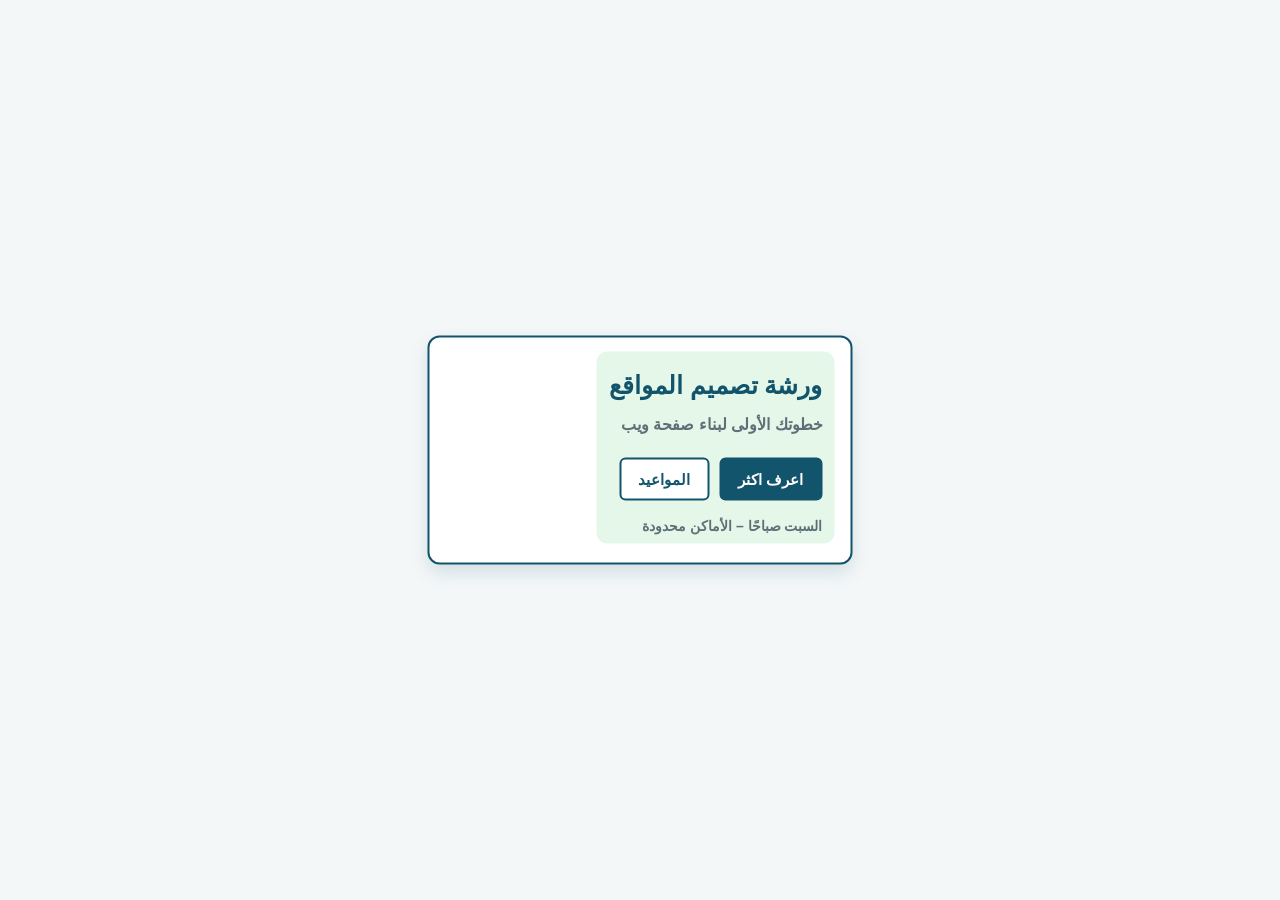
<file: session7/assignment-1/index.html>
<!DOCTYPE html>
<html lang="ar" dir="rtl">

<head>
    <meta charset="UTF-8">
    <title>ورشة تصميم الموقع|coderz</title>
    <link rel="stylesheet" href="styles.css">
</head>

<body>

    <main class="workshop-card">
        <span class="booking-badge">
            <h1>ورشة تصميم المواقع</h1>
            <p class="description">خطوتك الأولى لبناء صفحة ويب</p>
            <div class="buttons">
                <button class="button button-primary" type="button">اعرف اكثر</button>
                <button class="button button-secondary" type="button">المواعيد</button>
            </div>
            <p class="note"> السبت صباحًا – الأماكن محدودة</p>
        </span>
    </main>
</body>

</html>
</file>
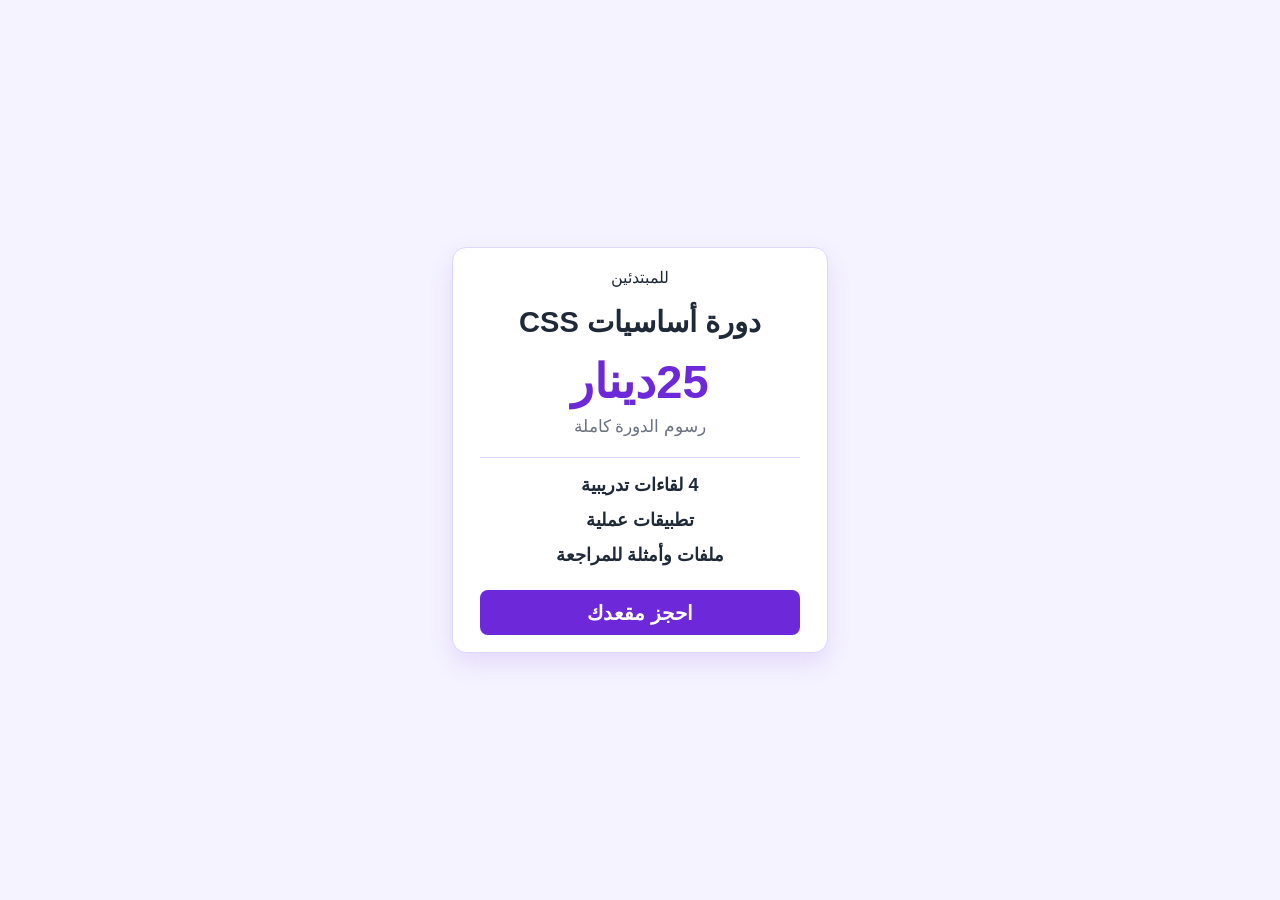
<file: session7/assignment-2/index.html>
<!DOCTYPE html>
<html lang="ar" dir="rtl">

<head>
    <meta charset="UTF-8">
    <title>دورة أساسيات CSS | coderz</title>
    <link rel="stylesheet" href="styles.css">
</head>

<body>
    <main class="page">
        <div class="page-center">
            <article class="course-card">
                <span class="buge">للمبتدئين </span>
                <h1>دورة أساسيات CSS</h1>
                <p class="price">25دينار</p>
                <p class="price-caption">رسوم الدورة كاملة</p>
                <hr class="divider">
                <ul class="course-details">
                    <li>4 لقاءات تدريبية</li>
                    <li>تطبيقات عملية</li>
                    <li>ملفات وأمثلة للمراجعة</li>
                </ul>
                <button class="book-button" type="button">احجز مقعدك</button>

            </article>
        </div>
    </main>
</body>

</html>
</file>
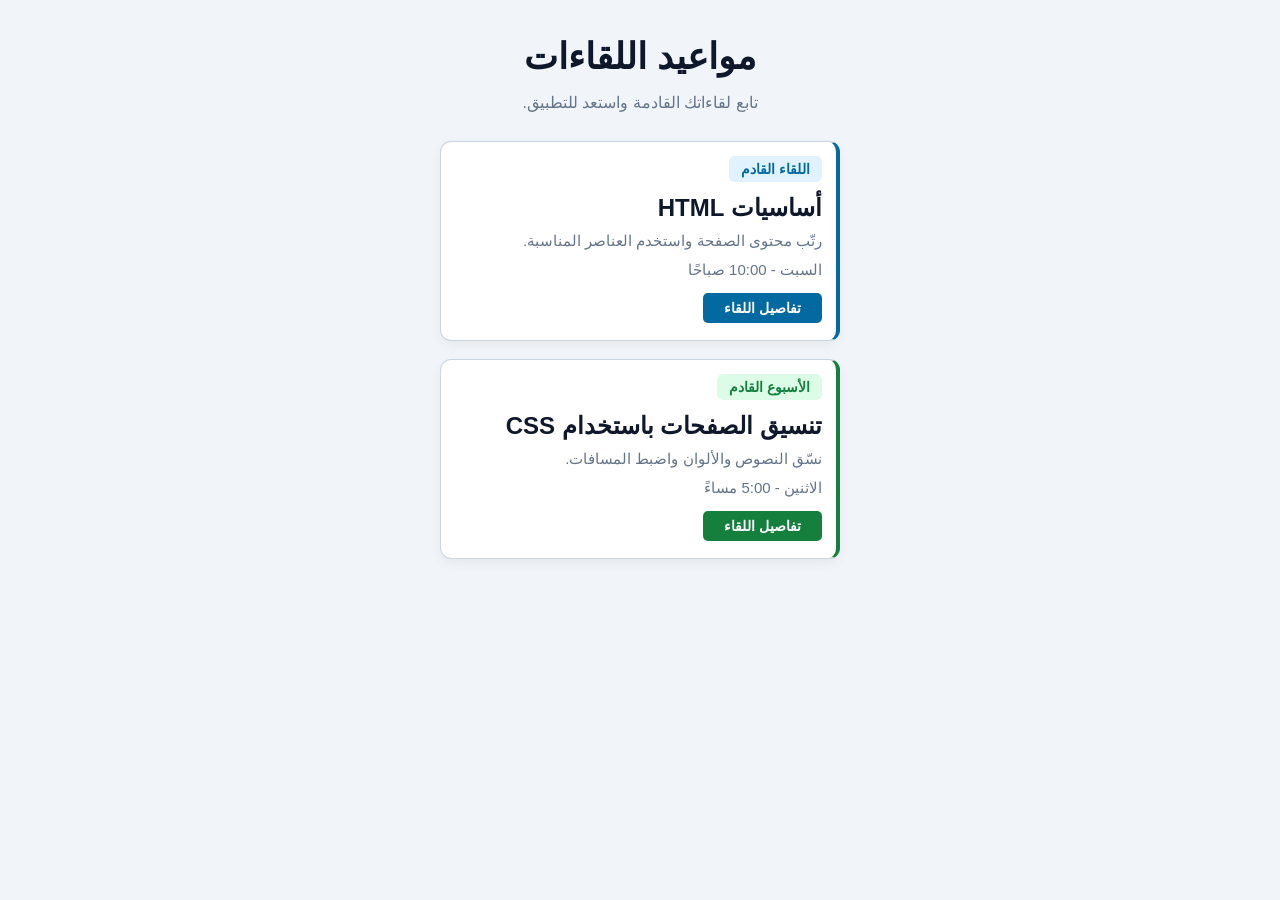
<file: session7/assignment-3/index.html>
<!DOCTYPE html>
<html lang="ar" dir="rtl">

<head>
    <meta charset="UTF-8">
    <title>مواعيد اللقاءات | coderz</title>
    <link rel="stylesheet" href="styles.css">
</head>

<body>

    <main class="schedule-page">
        <header class="page-header">
            <h1>مواعيد اللقاءات</h1>
            <p>تابع لقاءاتك القادمة واستعد للتطبيق.</p>
        </header>

        <section class="meetings">

            <article class="meeting-card meeting-card--blue">
                <span class="meeting-badge">اللقاء القادم</span>

                <h2>أساسيات HTML</h2>

                <p class="meeting-description">
                    رتّب محتوى الصفحة واستخدم العناصر المناسبة.
                </p>

                <p class="meeting-time">
                    السبت - 10:00 صباحًا
                </p>

                <button class="meeting-button" type="button">
                    تفاصيل اللقاء
                </button>
            </article>

            <article class="meeting-card meeting-card--green">
                <span class="meeting-badge">الأسبوع القادم</span>

                <h2>تنسيق الصفحات باستخدام CSS</h2>

                <p class="meeting-description">
                    نسّق النصوص والألوان واضبط المسافات.
                </p>

                <p class="meeting-time">
                    الاثنين - 5:00 مساءً
                </p>

                <button class="meeting-button" type="button">
                    تفاصيل اللقاء
                </button>
            </article>

        </section>
    </main>

</body>

</html>
</file>
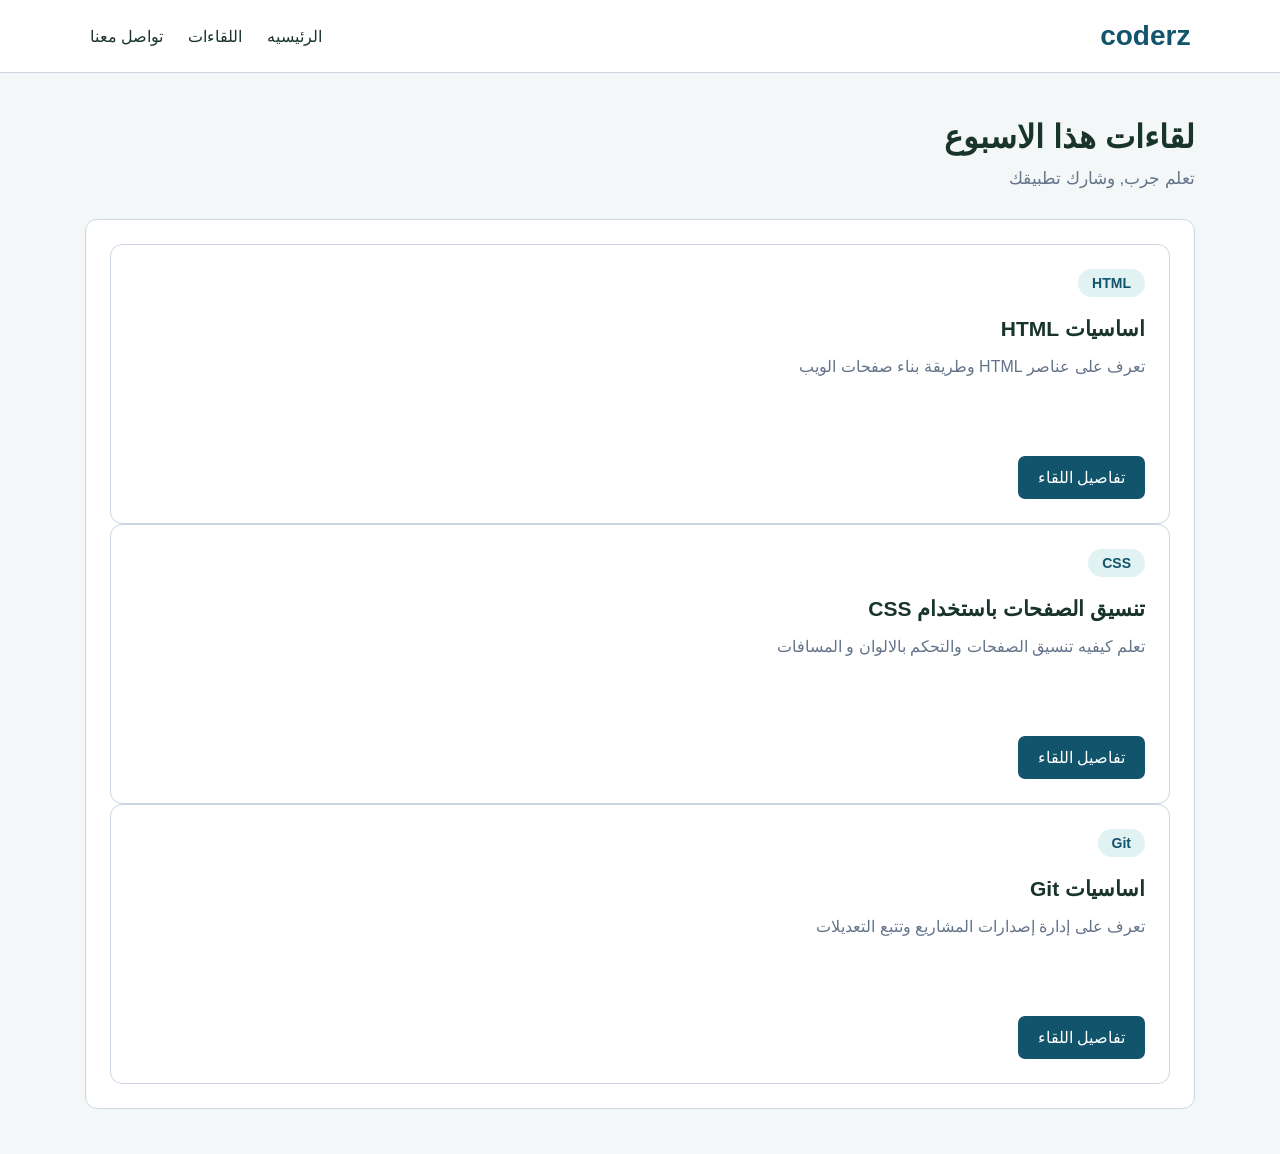
<file: session8/assignment-1/index.html>
<!DOCTYPE html>
<html lang="ar" dir="rtl">
    <head>
        <meta charset="UTF-8">
        <title>لقاءات هذا الاسبوع</title>
        <link rel="stylesheet" href="styles.css">
    </head>
    <body>
        <header class="navbar">
            <div class="logo">coderz</div>
            <nav class="nav-links">
                <a href="#">الرئيسيه</a>
                <a href="#meetings">اللقاءات</a>
                <a href="#">تواصل معنا</a>
            </nav>
        </header>

        <main class="container" id="meetings">
            <div class="heading">
            <h1>لقاءات هذا الاسبوع</h1>
            <p>تعلم جرب, وشارك تطبيقك</p>

            </div>
            <section class="card">
                <article class="card">
                    <span class="badge">HTML</span>
                    <h2>اساسيات HTML</h2>
                    <p>تعرف على عناصر HTML وطريقة بناء صفحات الويب</p>
                    <a href="#" class="btn">تفاصيل  اللقاء</a>
                </article>

                <article class="card">
                    <span class="badge">CSS</span>
                    <h2>تنسيق الصفحات باستخدام CSS</h2>
                    <p>تعلم كيفيه تنسيق الصفحات والتحكم بالالوان و المسافات</p>
                    <a href="#" class="btn">تفاصيل اللقاء</a>
                </article>

                <article class="card">
                    <span class="badge">Git</span>
                    <h2>اساسيات Git</h2>
                    <p>تعرف على إدارة إصدارات المشاريع وتتبع التعديلات</p>
                    <a href="#" class="btn">تفاصيل اللقاء</a>
                </article>
            </section>
       </main>
    </body>
</html>
</file>
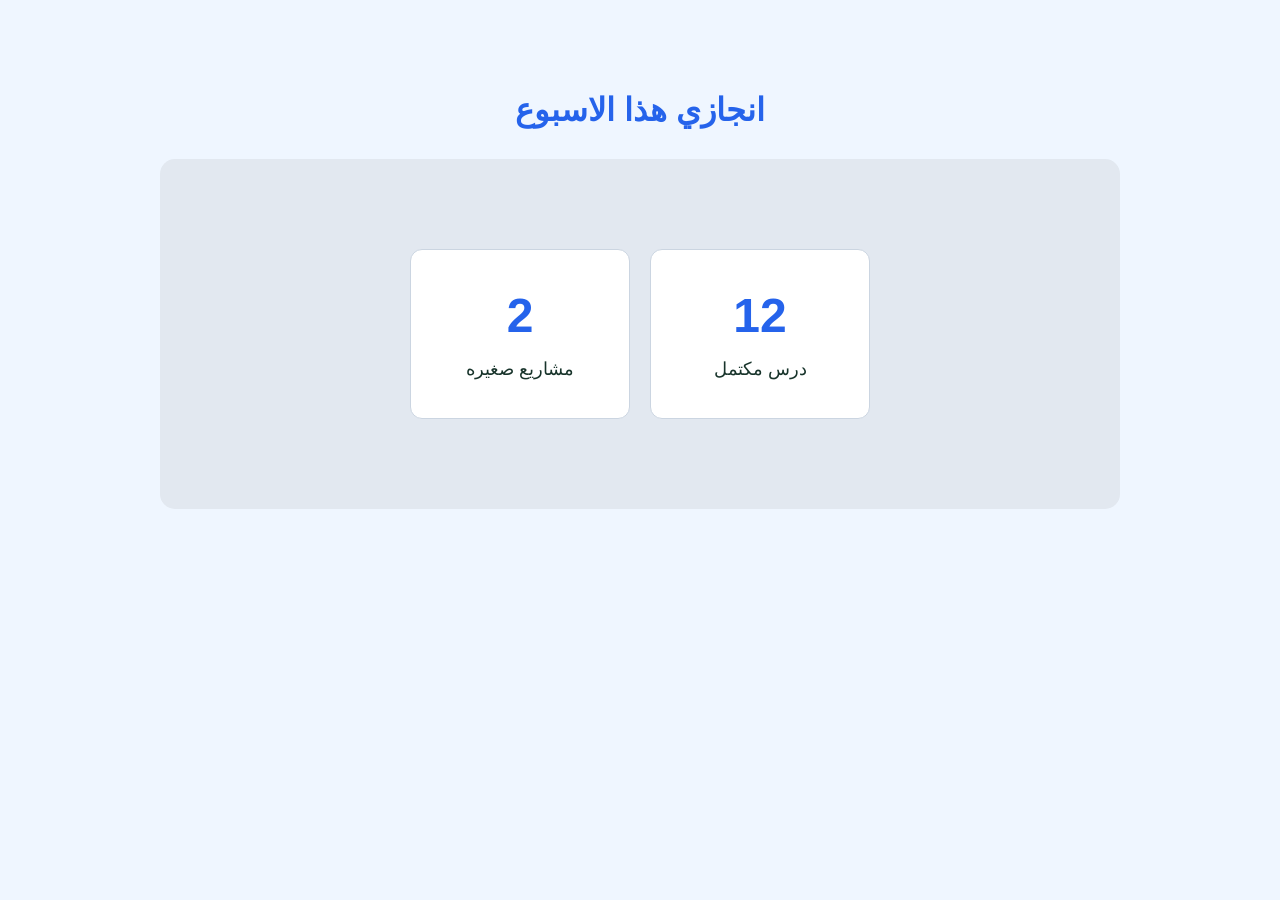
<file: session8/assignment-2/index.html>
<!DOCTYPE html>
<html lang="ar" dir="rtl">

<head>
    <meta charset="UTF-8">
    <title>انجازي هذا الاسبوع</title>
    <link rel="stylesheet" href="styles.css">
</head>

<body>
    <main class="container">
        <h1>انجازي هذا الاسبوع</h1>
        <section class="dashboard">
            <div class="card">
                <h2>12</h2>
                <p>درس مكتمل</p>
            </div>
            <div class="card">
                <h2>2</h2>
                <p>مشاريع صغيره</p>
            </div>
        </section>
    </main>
</body>

</html>
</file>
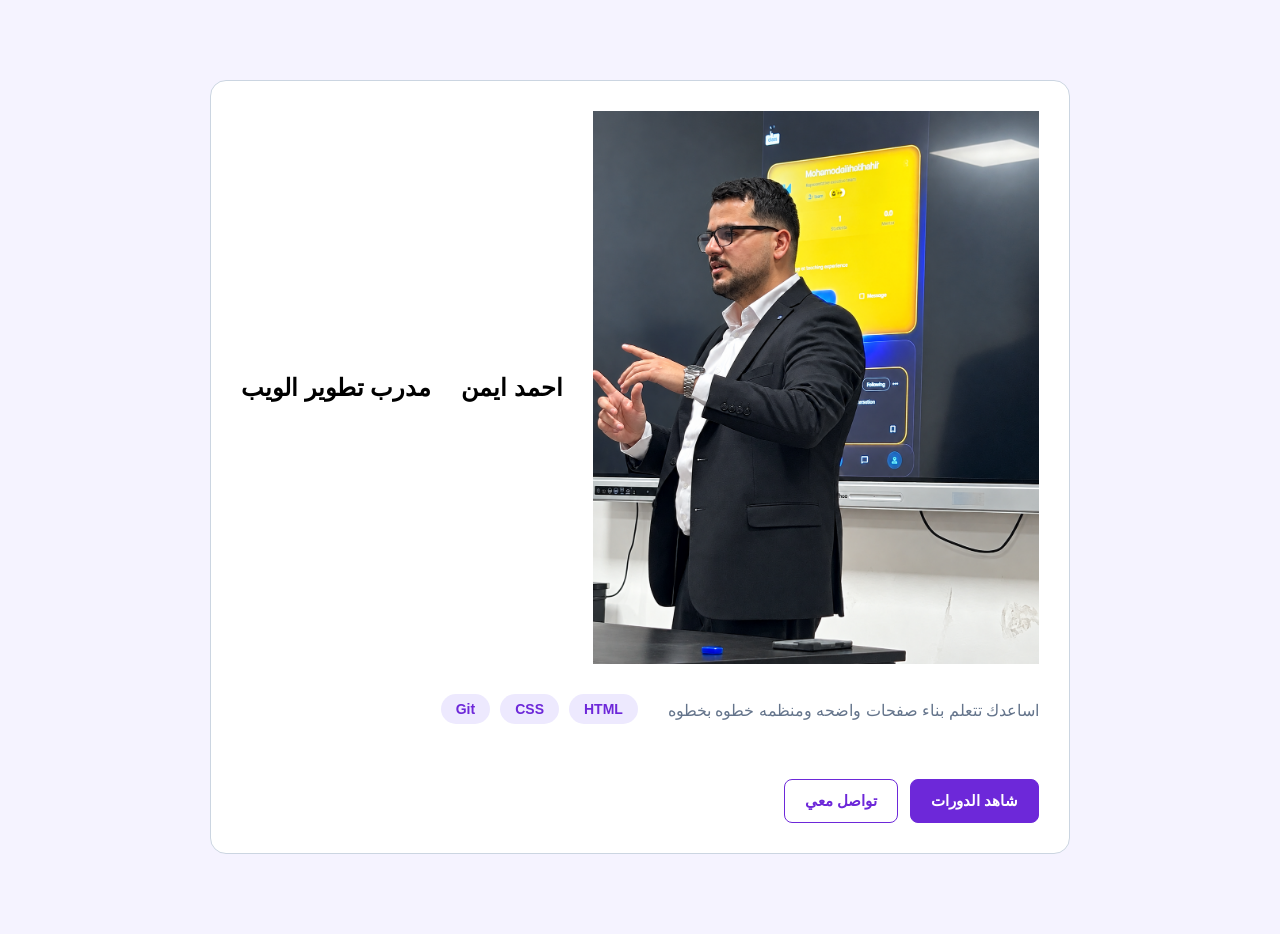
<file: session8/assignment-3/index.html>
<!DOCTYPE html>
<html lang="ar" dir="rtl">

<head>
    <meta charset="UTF-8">
    <title>بطاقة تعريف مدرب</title>
    <link rel="stylesheet" href="styles.css">
</head>

<body>
    <main class="container">
        <article class="trainer-card">
            <img src="images/trainer.png.png" alt="احمد ايمن" class="trainer-info">
            <h1>احمد ايمن</h1>
            <h2>مدرب تطوير الويب</h2>
            <p class="description">اساعدك تتعلم بناء صفحات واضحه ومنظمه خطوه بخطوه</p>
            <div class="skills">
                <span>HTML</span>
                <span>CSS</span>
                <span>Git</span>
            </div>
            <div class="buttons">
                <a href="#" class="primary-btn">شاهد الدورات</a>
                <a href="#" class="secondary-btn">تواصل معي</a>
            </div>
        </article>
    </main>
</body>

</html>
</file>
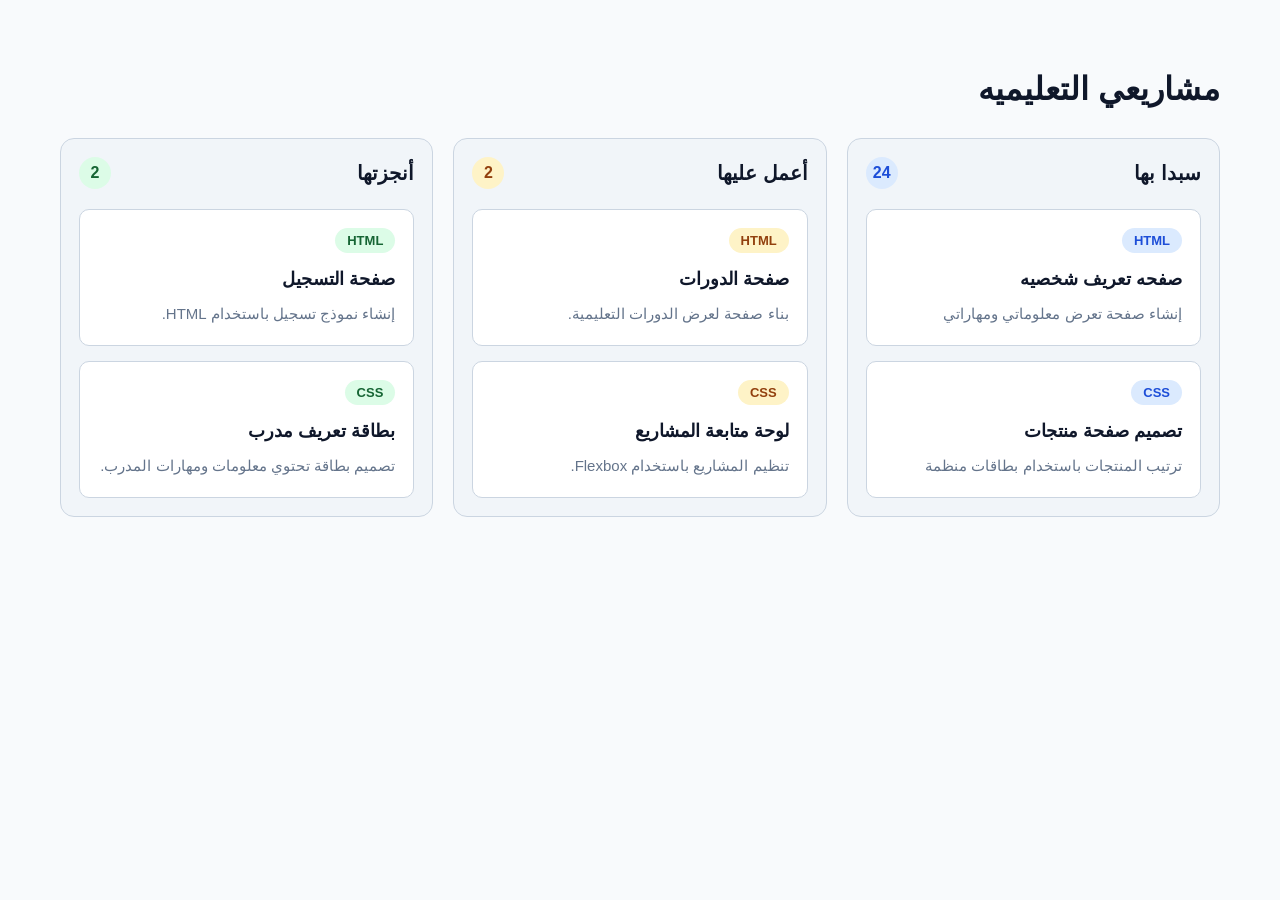
<file: session8/assignment-4/index.html>
<!DOCTYPE html>
<html lang="ar" dir="rtl">

<head>
    <meta charset="UTF-8">
    <title>مشاريعي التعليمية</title>
    <link rel="stylesheet" href="styles.css">
</head>

<body>
    <main class="container">
        <h1>مشاريعي التعليميه</h1>
        <section class="board">
            <div class="column todo">
                <div class="column-header">
                    <h2>سبدا بها</h2>
                    <span class="count">24</span>
                </div>
                <article class="card">
                    <span class="badge">HTML</span>
                    <h3>صفحه تعريف شخصيه</h3>
                    <p>إنشاء صفحة تعرض معلوماتي ومهاراتي</p>
                </article>
                <article class="card">
                    <span class="badge">CSS</span>
                    <h3>تصميم صفحة منتجات</h3>
                    <p>ترتيب المنتجات باستخدام بطاقات منظمة</p>
                </article>
            </div>
            <div class="column progress">

                <div class="column-header">
                    <h2>أعمل عليها</h2>
                    <span class="count">2</span>
                </div>

                <article class="card">
                    <span class="badge">HTML</span>
                    <h3>صفحة الدورات</h3>
                    <p>بناء صفحة لعرض الدورات التعليمية.</p>
                </article>

                <article class="card">
                    <span class="badge">CSS</span>
                    <h3>لوحة متابعة المشاريع</h3>
                    <p>تنظيم المشاريع باستخدام Flexbox.</p>
                </article>

            </div>

            <div class="column completed">

                <div class="column-header">
                    <h2>أنجزتها</h2>
                    <span class="count">2</span>
                </div>

                <article class="card">
                    <span class="badge">HTML</span>
                    <h3>صفحة التسجيل</h3>
                    <p>إنشاء نموذج تسجيل باستخدام HTML.</p>
                </article>

                <article class="card">
                    <span class="badge">CSS</span>
                    <h3>بطاقة تعريف مدرب</h3>
                    <p>تصميم بطاقة تحتوي معلومات ومهارات المدرب.</p>
                </article>

            </div>
        </section>
    </main>
</body>

</html>
</file>
<file: session7/assignment-1/styles.css>
* {
    box-sizing: border-box;
}

body {
    position: relative;
    min-height: 100vh;
    margin: 0;
    background-color: #F4F7F8;
    color: #12546C;
    font-family: Tahoma, Arial, sans-serif;
    direction: rtl;
}

.workshop-card {
    position: absolute;
    top: 50%;
    left: 50%;
    transform: translate(-50%, -50%);

    width: 425px;
    max-width: calc(100% - 32px);
    padding: 14px 16px 19px;

    border: 2px solid #12546C;
    border-radius: 12px;
    background-color: #FFFFFF;
    box-shadow: 0 8px 18px rgba(18, 84, 108, 0.15);

    text-align: right;
}

.booking-badge {
    display: inline-block;
    padding: 7px 12px;
    border-radius: 11px;
    background-color: #E5F7E8;
    color: #237A36;
    font-size: 13px;
    font-weight: bold;
}

h1 {
    margin: 9px 0 9px;
    color: #12546C;
    font-size: 25px;
    line-height: 1.4;
}

.description {
    margin: 0 0 20px;
    color: #5F6F78;
    font-size: 16px;
    line-height: 1.6;
}

.buttons {
    margin: 0 0 14px;
    font-size: 0;
}

.button {
    display: inline-block;
    padding: 9px 17px;
    border: 2px solid #12546C;
    border-radius: 6px;

    font-size: 15px;
    line-height: 1.4;
    font-weight: bold;
    font-family: inherit;
    text-align: center;
    vertical-align: middle;
    cursor: pointer;
}

.button-primary {
    margin-left: 10px;
    background-color: #12546C;
    color: #FFFFFF;
}

.button-secondary {
    background-color: #FFFFFF;
    color: #12546C;
}

.button:hover,
.button:focus-visible {
    opacity: 0.85;
}

.note {
    margin: 0;
    color: #5F6F78;
    font-size: 14px;
    line-height: 1.6;
}

@media (max-width: 350px) {
    .workshop-card {
        padding-right: 12px;
        padding-left: 12px;
    }

    h1 {
        font-size: 22px;
    }

    .button {
        padding-right: 11px;
        padding-left: 11px;
    }
}
</file>
<file: session7/assignment-2/styles.css>
:root {
    --page-bg: #F5F3FF;
    --card-bg: #FFFFFF;
    --purple: #6D28D9;
    --dark: #1F2937;
    --muted: #6B7280;
    --badge-bg: #EDE9FE;
    --border: #DDD6FE;
    --card-shadow: rgba(109, 40, 217, 0.12);
}

* {
    box-sizing: border-box;
}

body {
    margin: 0;
    direction: rtl;
    font-family: Tahoma, Arial, sans-serif;
    background-color: var(--page-bg);
    color: var(--dark);
}

.page {
    display: table;
    width: 100%;
    min-height: 100vh;
    table-layout: fixed;
}

.page-center {
    display: table-cell;
    vertical-align: middle;
    padding: 32px 16px;
}

.course-card {
    width: 376px;
    max-width: 100%;
    margin: 0 auto;
    padding: 20px 27px 17px;
    text-align: center;
    background-color: var(--card-bg);
    border: 1px solid var(--border);
    border-radius: 14px;
    box-shadow: 0 10px 24px var(--card-shadow);
}

.badge {
    display: inline-block;
    padding: 6px 24px;
    border-radius: 999px;
    background-color: var(--badge-bg);
    color: var(--purple);
    font-size: 16px;
    font-weight: 700;
}

h1 {
    margin: 14px 0 6px;
    color: var(--dark);
    font-size: 29px;
    line-height: 1.5;
    font-weight: 700;
}

.price {
    margin: 0;
    color: var(--purple);
    font-size: 47px;
    line-height: 1.35;
    font-weight: 700;
}

.price-caption {
    margin: 0;
    color: var(--muted);
    font-size: 17px;
    line-height: 1.5;
}

.divider {
    height: 0;
    margin: 18px 0 10px;
    border: 0;
    border-top: 1px solid var(--border);
}

.course-details {
    padding: 0;
    margin: 0 0 17px;
    list-style: none;
}

.course-details li {
    color: var(--dark);
    font-size: 18px;
    font-weight: 700;
    line-height: 1.95;
}

.book-button {
    display: block;
    width: 100%;
    min-height: 45px;
    padding: 8px 12px;
    border: 0;
    border-radius: 8px;
    background-color: var(--purple);
    color: var(--card-bg);
    font: 700 20px/1.4 Tahoma, Arial, sans-serif;
    cursor: pointer;
}

.book-button:hover,
.book-button:focus-visible {
    filter: brightness(0.92);
}

@media (max-width: 380px) {
    .course-card {
        padding-right: 18px;
        padding-left: 18px;
    }

    h1 {
        font-size: 26px;
    }

    .price {
        font-size: 43px;
    }
}
</file>
<file: session7/assignment-3/styles.css>
:root {
    --page-background: #F1F5F9;
    --card-background: #FFFFFF;
    --heading: #0F172A;
    --muted: #64748B;
    --border: #CBD5E1;
    --blue: #0369A1;
    --blue-badge: #E0F2FE;
    --green: #15803D;
    --green-badge: #DCFCE7;
}

* {
    box-sizing: border-box;
}

body {
    min-height: 100vh;
    margin: 0;
    background: var(--page-background);
    color: var(--heading);
    direction: rtl;
    font-family: Tahoma, Arial, sans-serif;
}

.schedule-page {
    width: 432px;
    max-width: 100%;
    margin: 0 auto;
    padding: 32px 16px;
}

.page-header {
    text-align: center;
    margin-bottom: 24px;
}

.page-header h1 {
    margin: 0 0 7px;
    font-size: 36px;
    line-height: 1.4;
    color: var(--heading);
}

.page-header p {
    margin: 0;
    font-size: 16px;
    line-height: 1.75;
    color: var(--muted);
}

.meeting-card {
    width: 100%;
    min-height: 200px;
    margin: 0 0 18px;
    padding: 14px 14px 15px;
    border: 1px solid var(--border);
    border-right-width: 4px;
    border-radius: 11px;
    background: var(--card-background);
    box-shadow: 0 4px 12px rgba(15, 23, 42, 0.05);
    text-align: right;
}

.meeting-card--blue {
    border-right-color: var(--blue);
}

.meeting-card--green {
    border-right-color: var(--green);
}

.meeting-badge {
    display: inline-block;
    padding: 5px 12px;
    border-radius: 6px;
    font-size: 14px;
    font-weight: 700;
}

.meeting-card--blue .meeting-badge {
    background: var(--blue-badge);
    color: var(--blue);
}

.meeting-card--green .meeting-badge {
    background: var(--green-badge);
    color: var(--green);
}

.meeting-card h2 {
    margin: 9px 0 3px;
    color: var(--heading);
    font-size: 24px;
    line-height: 1.45;
}

.meeting-description,
.meeting-time {
    color: var(--muted);
    font-size: 15px;
    line-height: 1.65;
}

.meeting-description {
    margin: 0 0 4px;
}

.meeting-time {
    margin: 0 0 10px;
}

.meeting-button {
    display: inline-block;
    padding: 7px 21px;
    border: 0;
    border-radius: 5px;
    background: var(--blue);
    color: #FFFFFF;
    font-family: inherit;
    font-size: 14px;
    font-weight: 700;
    cursor: pointer;
}

.meeting-card--green .meeting-button {
    background: var(--green);
}

.meeting-button:hover {
    filter: brightness(0.92);
}

@media (max-width: 380px) {
    .schedule-page {
        padding-right: 12px;
        padding-left: 12px;
    }

    .page-header h1 {
        font-size: 30px;
    }

    .meeting-card h2 {
        font-size: 21px;
    }
}
</file>
<file: session8/assignment-1/styles.css>
* {
    box-sizing: border-box;
}

body {
    margin: 0;
    font-family: Arial, sans-serif;
    background-color: #F4F7F8;
    color: #18342B;
}

.navbar {
    display: flex;
    justify-content: space-between;
    align-items: center;
    flex-wrap: wrap;
    gap: 20px;
    background-color: #FFFFFF;
    padding: 20px 7%;
    border-bottom: 1px solid #CBD5E1;
}

.logo {
    font-size: 28px;
    font-weight: bold;
    color: #12546C;
}

.nav-links {
    display: flex;
    align-items: center;
    flex-wrap: wrap;
    gap: 25px;
}

.nav-links a {
    color: #18342B;
    text-decoration: none;
    font-size: 16px;
}

.container {
    max-width: 1150px;
    margin: 45px auto;
    padding: 0 20px;
}

.heading {
    margin-bottom: 30px;
}

.heading h1 {
    font-size: 32px;
    margin: 0 0 12px;
}

.heading p {
    color: #64748B;
    margin: 0;
    font-size: 17px;
}

.cards {
    display: flex;
    flex-wrap: wrap;
    gap: 20px;
}

.card {
    display: flex;
    flex-direction: column;
    flex: 1 1 280px;
    background-color: #FFFFFF;
    border: 1px solid #CBD5E1;
    border-radius: 12px;
    padding: 24px;
}

.badge {
    align-self: flex-start;
    background-color: #E0F2F1;
    color: #12546C;
    padding: 6px 14px;
    border-radius: 20px;
    font-size: 14px;
    font-weight: bold;
}

.card h2 {
    font-size: 21px;
    margin: 20px 0 12px;
    color: #18342B;
}

.card p {
    color: #64748B;
    font-size: 16px;
    line-height: 1.8;
    margin: 0 0 24px;
}

.btn {
    align-self: flex-start;
    margin-top: auto;
    display: inline-block;
    background-color: #12546C;
    color: #FFFFFF;
    text-decoration: none;
    padding: 12px 20px;
    border-radius: 7px;
}
</file>
<file: session8/assignment-2/styles.css>
* {
    box-sizing: border-box;
}

body {
    margin: 0;
    font-family: Arial, sans-serif;
    background-color: #EFF6FF;
}

.container {
    max-width: 1000px;
    margin: 50px auto;
    padding: 20px;
}

h1 {
    color: #2563EB;
    text-align: center;
    margin-bottom: 30px;
}

.dashboard {
    display: flex;
    flex-direction: row;
    justify-content: center;
    align-items: center;
    flex-wrap: wrap;
    gap: 20px;
    min-height: 350px;
    background-color: #E2E8F0;
    border-radius: 15px;
    padding: 30px;
}

.card {
    display: flex;
    flex-direction: column;
    justify-content: center;
    align-items: center;
    width: 220px;
    min-height: 170px;
    padding: 25px;
    background-color: #FFFFFF;
    border: 1px solid #CBD5E1;
    border-radius: 12px;
    text-align: center;
}

.card h2 {
    color: #2563EB;
    font-size: 48px;
    margin: 0 0 15px;
}

.card p {
    color: #18342B;
    font-size: 18px;
    margin: 0;
}
</file>
<file: session8/assignment-3/styles.css>
* {
    box-sizing: border-box;
}

body {
    margin: 0;
    font-family: Arial, sans-serif;
    background-color: #F5F3FF;
}

.container {
    max-width: 900px;
    margin: 60px auto;
    padding: 20px;
}

.trainer-card {
    display: flex;
    flex-direction: row;
    align-items: center;
    flex-wrap: wrap;
    gap: 30px;
    background-color: #FFFFFF;
    border: 1px solid #CBD5E1;
    border-radius: 16px;
    padding: 30px;
}

.trainer-image {
    width: 220px;
    max-width: 100%;
    height: 220px;
    object-fit: cover;
    border-radius: 12px;
}

.trainer-info {
    flex: 1 1 280px;
    min-width: 0;
}

.trainer-info h1 {
    color: #183B42;
    font-size: 30px;
    margin: 0 0 10px;
}

.trainer-info h2 {
    color: #6D28D9;
    font-size: 18px;
    margin: 0 0 15px;
}

.description {
    color: #64748B;
    font-size: 16px;
    line-height: 1.8;
    margin: 0 0 20px;
    overflow-wrap: break-word;
}

.skills {
    display: flex;
    flex-wrap: wrap;
    gap: 10px;
    margin-bottom: 25px;
}

.skills span {
    background-color: #EDE9FE;
    color: #6D28D9;
    padding: 7px 15px;
    border-radius: 20px;
    font-size: 14px;
    font-weight: bold;
}

.buttons {
    display: flex;
    flex-wrap: wrap;
    gap: 12px;
}

.buttons a {
    padding: 12px 20px;
    border-radius: 8px;
    text-decoration: none;
    font-size: 15px;
    font-weight: bold;
    text-align: center;
}

.primary-btn {
    background-color: #6D28D9;
    color: #FFFFFF;
    border: 1px solid #6D28D9;
}

.secondary-btn {
    background-color: #FFFFFF;
    color: #6D28D9;
    border: 1px solid #6D28D9;
}
</file>
<file: session8/assignment-4/styles.css>
* {
    box-sizing: border-box;
}

body {
    margin: 0;
    font-family: Arial, sans-serif;
    background-color: #F8FAFC;
    color: #0F172A;
}

.container {
    max-width: 1200px;
    margin: 50px auto;
    padding: 20px;
}

h1 {
    font-size: 32px;
    margin: 0 0 30px;
}

.board {
    display: flex;
    flex-direction: row;
    flex-wrap: wrap;
    gap: 20px;
}

.column {
    display: flex;
    flex-direction: column;
    flex: 1 1 280px;
    min-width: 0;
    gap: 15px;
    background-color: #F1F5F9;
    border: 1px solid #CBD5E1;
    border-radius: 14px;
    padding: 18px;
}

.column-header {
    display: flex;
    justify-content: space-between;
    align-items: center;
    gap: 10px;
    margin-bottom: 5px;
}

.column-header h2 {
    font-size: 20px;
    margin: 0;
}

.count {
    display: flex;
    justify-content: center;
    align-items: center;
    width: 32px;
    height: 32px;
    border-radius: 50%;
    font-weight: bold;
}

.card {
    background-color: #FFFFFF;
    border: 1px solid #CBD5E1;
    border-radius: 10px;
    padding: 18px;
}

.card h3 {
    font-size: 18px;
    color: #0F172A;
    margin: 15px 0 10px;
}

.card p {
    color: #64748B;
    font-size: 15px;
    line-height: 1.8;
    margin: 0;
}

.badge {
    display: inline-block;
    padding: 5px 12px;
    border-radius: 20px;
    font-size: 13px;
    font-weight: bold;
}

.todo .badge,
.todo .count {
    background-color: #DBEAFE;
    color: #1D4ED8;
}

.progress .badge,
.progress .count {
    background-color: #FEF3C7;
    color: #92400E;
}

.completed .badge,
.completed .count {
    background-color: #DCFCE7;
    color: #166534;
}
</file>
